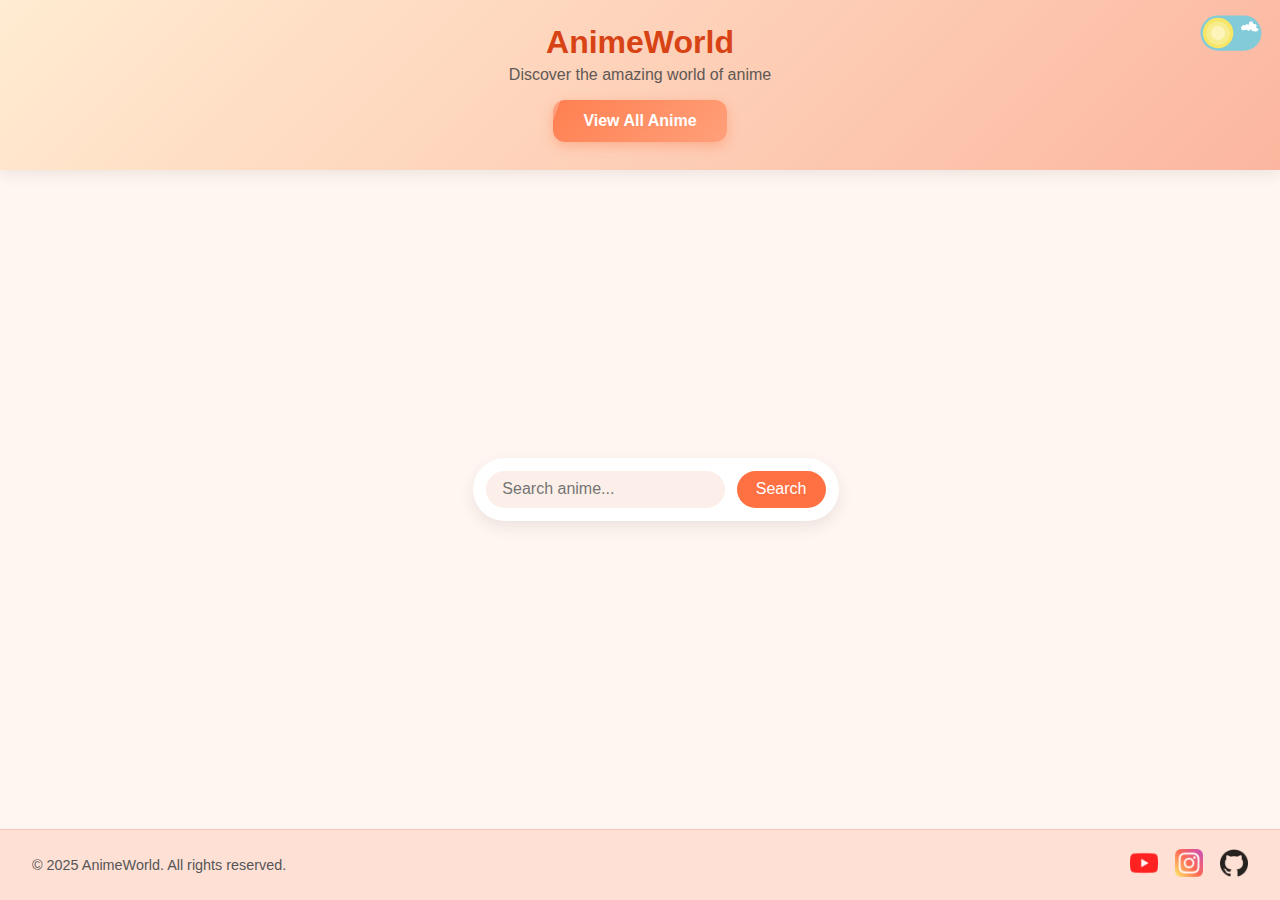
<file: index.html>
<!DOCTYPE html>
<html lang="en">
    <head>
    <meta charset="UTF-8">
    <meta name="viewport" content="width=device-width, initial-scale=1.0">

    <title>AnimeWorld – Explore the Best Anime</title>

    <meta name="description" content="Discover the best anime! Trailers, reviews, and recommendations. Find your next favorite anime to watch.">
    <meta name="keywords" content="anime, best anime, top anime, anime recommendations, anime trailers, anime reviews, manga, new anime">
    <meta name="author" content="kiwwij">

    <link id="dynamic-favicon" rel="icon" href="img/favicons/icon3.png" type="image/png">

    <link rel="stylesheet" href="css/style.css">
    <link rel="stylesheet" href="css/adaptation.css">
    <meta property="og:type" content="website">
    <meta property="og:title" content="AnimeWorld – Your Gateway to Anime">
    <meta property="og:description" content="Find new anime to watch! Recommendations, reviews, and trailers of the best series.">

    <!-- Картинка --> <meta property="og:image" content="https://kiwwij.github.io/anime-world/img/favicons/anime-preview.png">
    <!-- Ссылка --> <meta property="og:url" content="https://kiwwij.github.io/anime-world/index.html">

    <meta name="twitter:card" content="summary_large_image">
    <meta name="twitter:title" content="AnimeWorld – Explore the Best Anime">
    <meta name="twitter:description" content="Trailers, reviews, and top lists of the best anime.">
    <!-- Картинка --> <meta name="twitter:image" content="https://kiwwij.github.io/anime-world/img/favicons/anime-preview.png">

    <script src="js/main.js" defer></script>
    <script src="js/anime.js" defer></script>
    </head>

    <body>
        <header class="main-header">
            <div class="container">
                <div class="header-content">
                    <h1 class="site-title">AnimeWorld</h1>
                    <p class="site-subtitle">Discover the amazing world of anime</p>
                    <a href="all-anime.html" class="all-anime-btn">View All Anime</a>
                </div>
            </div>

            <!-- Смена цвета темы с Uiverse.io от rishichawda -->
            <label id="theme-toggle-button">
                <input type="checkbox" id="toggle">
                <svg viewBox="0 0 69.667 44" xmlns:xlink="http://www.w3.org/1999/xlink" xmlns="http://www.w3.org/2000/svg">
                    <g transform="translate(3.5 3.5)" data-name="Component 15 – 1" id="Component_15_1">
                    
                    <g filter="url(#container)" transform="matrix(1, 0, 0, 1, -3.5, -3.5)">
                        <rect fill="#83cbd8" transform="translate(3.5 3.5)" rx="17.5" height="35" width="60.667" data-name="container" id="container"></rect>
                    </g>
                    
                    <g transform="translate(2.333 2.333)" id="button">
                        
                        <g data-name="sun" id="sun">
                        <g filter="url(#sun-outer)" transform="matrix(1, 0, 0, 1, -5.83, -5.83)">
                            <circle fill="#f8e664" transform="translate(5.83 5.83)" r="15.167" cy="15.167" cx="15.167" data-name="sun-outer" id="sun-outer-2"></circle>
                        </g>
                        <g filter="url(#sun)" transform="matrix(1, 0, 0, 1, -5.83, -5.83)">
                            <path fill="rgba(246,254,247,0.29)" transform="translate(9.33 9.33)" d="M11.667,0A11.667,11.667,0,1,1,0,11.667,11.667,11.667,0,0,1,11.667,0Z" data-name="sun" id="sun-3"></path>
                        </g>
                        <circle fill="#fcf4b9" transform="translate(8.167 8.167)" r="7" cy="7" cx="7" id="sun-inner"></circle>
                        </g>
                        
                        
                        <g data-name="moon" id="moon">
                        <g filter="url(#moon)" transform="matrix(1, 0, 0, 1, -31.5, -5.83)">
                            <circle fill="#cce6ee" transform="translate(31.5 5.83)" r="15.167" cy="15.167" cx="15.167" data-name="moon" id="moon-3"></circle>
                        </g>
                        <g fill="#a6cad0" transform="translate(-24.415 -1.009)" id="patches">
                            <circle transform="translate(43.009 4.496)" r="2" cy="2" cx="2"></circle>
                            <circle transform="translate(39.366 17.952)" r="2" cy="2" cx="2" data-name="patch"></circle>
                            <circle transform="translate(33.016 8.044)" r="1" cy="1" cx="1" data-name="patch"></circle>
                            <circle transform="translate(51.081 18.888)" r="1" cy="1" cx="1" data-name="patch"></circle>
                            <circle transform="translate(33.016 22.503)" r="1" cy="1" cx="1" data-name="patch"></circle>
                            <circle transform="translate(50.081 10.53)" r="1.5" cy="1.5" cx="1.5" data-name="patch"></circle>
                        </g>
                        </g>
                    </g>
                    
                    <g filter="url(#cloud)" transform="matrix(1, 0, 0, 1, -3.5, -3.5)">
                        <path fill="#fff" transform="translate(-3466.47 -160.94)" d="M3512.81,173.815a4.463,4.463,0,0,1,2.243.62.95.95,0,0,1,.72-1.281,4.852,4.852,0,0,1,2.623.519c.034.02-.5-1.968.281-2.716a2.117,2.117,0,0,1,2.829-.274,1.821,1.821,0,0,1,.854,1.858c.063.037,2.594-.049,3.285,1.273s-.865,2.544-.807,2.626a12.192,12.192,0,0,1,2.278.892c.553.448,1.106,1.992-1.62,2.927a7.742,7.742,0,0,1-3.762-.3c-1.28-.49-1.181-2.65-1.137-2.624s-1.417,2.2-2.623,2.2a4.172,4.172,0,0,1-2.394-1.206,3.825,3.825,0,0,1-2.771.774c-3.429-.46-2.333-3.267-2.2-3.55A3.721,3.721,0,0,1,3512.81,173.815Z" data-name="cloud" id="cloud"></path>
                    </g>
                    
                    <g fill="#def8ff" transform="translate(3.585 1.325)" id="stars">
                        <path transform="matrix(-1, 0.017, -0.017, -1, 24.231, 3.055)" d="M.774,0,.566.559,0,.539.458.933.25,1.492l.485-.361.458.394L1.024.953,1.509.592.943.572Z"></path>
                        <path transform="matrix(-0.777, 0.629, -0.629, -0.777, 23.185, 12.358)" d="M1.341.529.836.472.736,0,.505.46,0,.4.4.729l-.231.46L.605.932l.4.326L.9.786Z" data-name="star"></path>
                        <path transform="matrix(0.438, 0.899, -0.899, 0.438, 23.177, 29.735)" d="M.015,1.065.475.9l.285.365L.766.772l.46-.164L.745.494.751,0,.481.407,0,.293.285.658Z" data-name="star"></path>
                        <path transform="translate(12.677 0.388) rotate(104)" d="M1.161,1.6,1.059,1,1.574.722.962.607.86,0,.613.572,0,.457.446.881.2,1.454l.516-.274Z" data-name="star"></path>
                        <path transform="matrix(-0.07, 0.998, -0.998, -0.07, 11.066, 15.457)" d="M.873,1.648l.114-.62L1.579.945,1.03.62,1.144,0,.706.464.157.139.438.7,0,1.167l.592-.083Z" data-name="star"></path>
                        <path transform="translate(8.326 28.061) rotate(11)" d="M.593,0,.638.724,0,.982l.7.211.045.724.36-.64.7.211L1.342.935,1.7.294,1.063.552Z" data-name="star"></path>
                        <path transform="translate(5.012 5.962) rotate(172)" d="M.816,0,.5.455,0,.311.323.767l-.312.455.516-.215.323.456L.827.911,1.343.7.839.552Z" data-name="star"></path>
                        <path transform="translate(2.218 14.616) rotate(169)" d="M1.261,0,.774.571.114.3.487.967,0,1.538.728,1.32l.372.662.047-.749.728-.218L1.215.749Z" data-name="star"></path>
                    </g>
                    </g>
                </svg>
            </label>
        </header>

        <main class="main-content">
            <section class="hero-section">
                <div class="container">
                    <div class="search-container">
                        <input type="text" id="anime-search" placeholder="Search anime..." class="search-input">
                        <button class="search-btn">Search</button>
                    </div>
                    <div id="search-results" class="search-results"></div>
                </div>
            </section>
        </main>

        <footer>
            <div class="footer-container">

                <div class="footer-left">
                    <p>© 2025 AnimeWorld. All rights reserved.</p>
                </div>

                <div class="footer-right">
                    <a target="_blank" href="https://www.youtube.com/@serhiosergey"><img src="img/social/youtube.png" alt="YouTube"></a>
                    <a target="_blank" href="https://www.instagram.com/k1wwij/"><img src="img/social/instagram.png" alt="Instagram"></a>
                    <a target="_blank" href="https://github.com/kiwwij/anime-world"><img src="img/social/github.png" alt="GitHub"></a>
                </div>
            </div>
        </footer>
    </body>
</html>
</file>
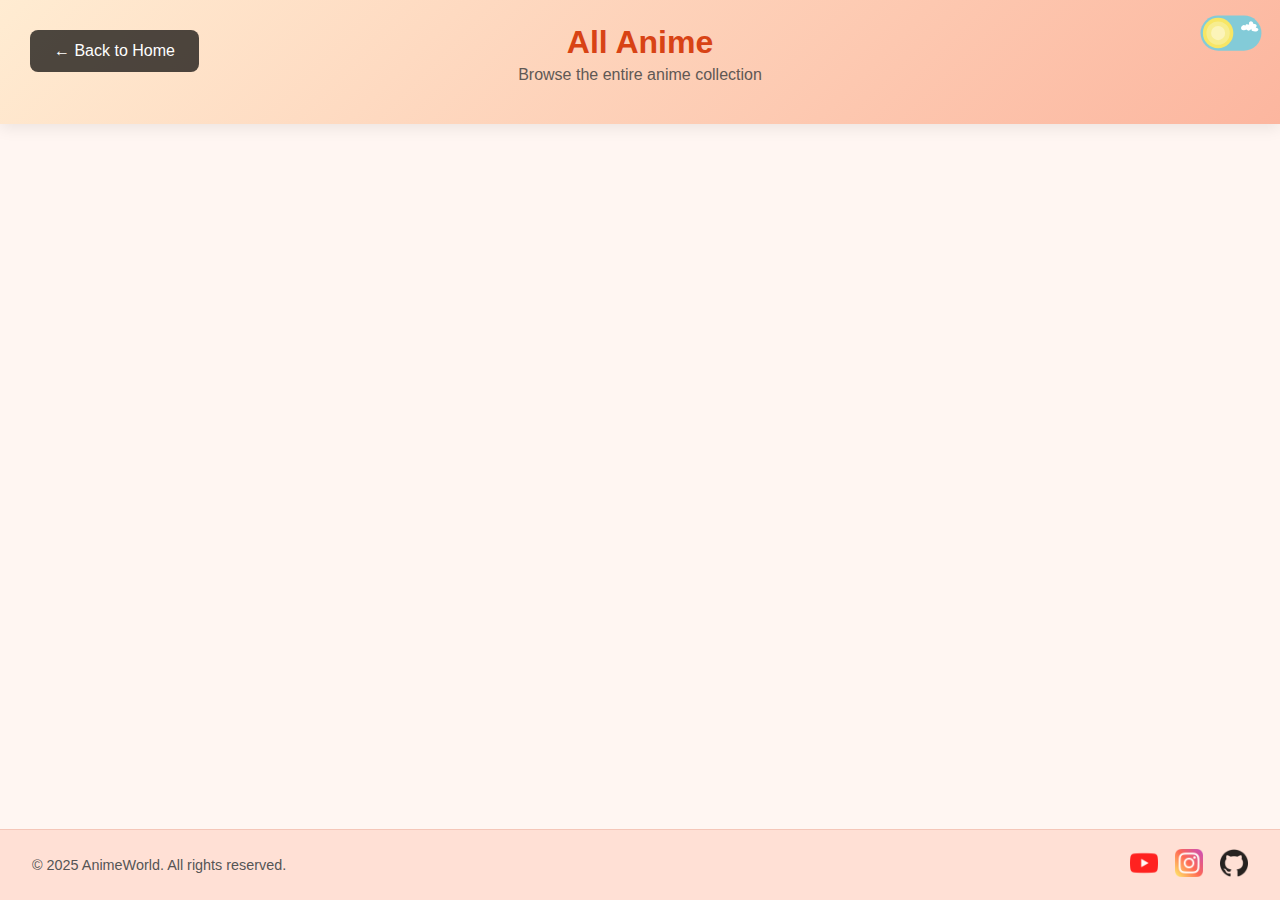
<file: all-anime.html>
<!DOCTYPE html>
<html lang="en">
<head>
    <meta charset="UTF-8">
    <meta name="viewport" content="width=device-width, initial-scale=1.0">
    <title>All Anime – AnimeWorld</title>
    <link rel="stylesheet" href="css/all-anime.css">
    <link rel="stylesheet" href="css/all-anime_adaptation.css">
    <link id="dynamic-favicon" rel="icon" href="img/favicons/icon1.png" type="image/png">
</head>
<body>
    <header class="main-header">
        <div class="container">
            <h1 class="site-title">All Anime</h1>
            <p class="site-subtitle">Browse the entire anime collection</p>
        </div>

            <!-- Смена цвета темы с Uiverse.io от rishichawda -->
            <label id="theme-toggle-button">
                <input type="checkbox" id="toggle">
                <svg viewBox="0 0 69.667 44" xmlns:xlink="http://www.w3.org/1999/xlink" xmlns="http://www.w3.org/2000/svg">
                    <g transform="translate(3.5 3.5)" data-name="Component 15 – 1" id="Component_15_1">
                    
                    <g filter="url(#container)" transform="matrix(1, 0, 0, 1, -3.5, -3.5)">
                        <rect fill="#83cbd8" transform="translate(3.5 3.5)" rx="17.5" height="35" width="60.667" data-name="container" id="container"></rect>
                    </g>
                    
                    <g transform="translate(2.333 2.333)" id="button">
                        
                        <g data-name="sun" id="sun">
                        <g filter="url(#sun-outer)" transform="matrix(1, 0, 0, 1, -5.83, -5.83)">
                            <circle fill="#f8e664" transform="translate(5.83 5.83)" r="15.167" cy="15.167" cx="15.167" data-name="sun-outer" id="sun-outer-2"></circle>
                        </g>
                        <g filter="url(#sun)" transform="matrix(1, 0, 0, 1, -5.83, -5.83)">
                            <path fill="rgba(246,254,247,0.29)" transform="translate(9.33 9.33)" d="M11.667,0A11.667,11.667,0,1,1,0,11.667,11.667,11.667,0,0,1,11.667,0Z" data-name="sun" id="sun-3"></path>
                        </g>
                        <circle fill="#fcf4b9" transform="translate(8.167 8.167)" r="7" cy="7" cx="7" id="sun-inner"></circle>
                        </g>
                        
                        
                        <g data-name="moon" id="moon">
                        <g filter="url(#moon)" transform="matrix(1, 0, 0, 1, -31.5, -5.83)">
                            <circle fill="#cce6ee" transform="translate(31.5 5.83)" r="15.167" cy="15.167" cx="15.167" data-name="moon" id="moon-3"></circle>
                        </g>
                        <g fill="#a6cad0" transform="translate(-24.415 -1.009)" id="patches">
                            <circle transform="translate(43.009 4.496)" r="2" cy="2" cx="2"></circle>
                            <circle transform="translate(39.366 17.952)" r="2" cy="2" cx="2" data-name="patch"></circle>
                            <circle transform="translate(33.016 8.044)" r="1" cy="1" cx="1" data-name="patch"></circle>
                            <circle transform="translate(51.081 18.888)" r="1" cy="1" cx="1" data-name="patch"></circle>
                            <circle transform="translate(33.016 22.503)" r="1" cy="1" cx="1" data-name="patch"></circle>
                            <circle transform="translate(50.081 10.53)" r="1.5" cy="1.5" cx="1.5" data-name="patch"></circle>
                        </g>
                        </g>
                    </g>
                    
                    <g filter="url(#cloud)" transform="matrix(1, 0, 0, 1, -3.5, -3.5)">
                        <path fill="#fff" transform="translate(-3466.47 -160.94)" d="M3512.81,173.815a4.463,4.463,0,0,1,2.243.62.95.95,0,0,1,.72-1.281,4.852,4.852,0,0,1,2.623.519c.034.02-.5-1.968.281-2.716a2.117,2.117,0,0,1,2.829-.274,1.821,1.821,0,0,1,.854,1.858c.063.037,2.594-.049,3.285,1.273s-.865,2.544-.807,2.626a12.192,12.192,0,0,1,2.278.892c.553.448,1.106,1.992-1.62,2.927a7.742,7.742,0,0,1-3.762-.3c-1.28-.49-1.181-2.65-1.137-2.624s-1.417,2.2-2.623,2.2a4.172,4.172,0,0,1-2.394-1.206,3.825,3.825,0,0,1-2.771.774c-3.429-.46-2.333-3.267-2.2-3.55A3.721,3.721,0,0,1,3512.81,173.815Z" data-name="cloud" id="cloud"></path>
                    </g>
                    
                    <g fill="#def8ff" transform="translate(3.585 1.325)" id="stars">
                        <path transform="matrix(-1, 0.017, -0.017, -1, 24.231, 3.055)" d="M.774,0,.566.559,0,.539.458.933.25,1.492l.485-.361.458.394L1.024.953,1.509.592.943.572Z"></path>
                        <path transform="matrix(-0.777, 0.629, -0.629, -0.777, 23.185, 12.358)" d="M1.341.529.836.472.736,0,.505.46,0,.4.4.729l-.231.46L.605.932l.4.326L.9.786Z" data-name="star"></path>
                        <path transform="matrix(0.438, 0.899, -0.899, 0.438, 23.177, 29.735)" d="M.015,1.065.475.9l.285.365L.766.772l.46-.164L.745.494.751,0,.481.407,0,.293.285.658Z" data-name="star"></path>
                        <path transform="translate(12.677 0.388) rotate(104)" d="M1.161,1.6,1.059,1,1.574.722.962.607.86,0,.613.572,0,.457.446.881.2,1.454l.516-.274Z" data-name="star"></path>
                        <path transform="matrix(-0.07, 0.998, -0.998, -0.07, 11.066, 15.457)" d="M.873,1.648l.114-.62L1.579.945,1.03.62,1.144,0,.706.464.157.139.438.7,0,1.167l.592-.083Z" data-name="star"></path>
                        <path transform="translate(8.326 28.061) rotate(11)" d="M.593,0,.638.724,0,.982l.7.211.045.724.36-.64.7.211L1.342.935,1.7.294,1.063.552Z" data-name="star"></path>
                        <path transform="translate(5.012 5.962) rotate(172)" d="M.816,0,.5.455,0,.311.323.767l-.312.455.516-.215.323.456L.827.911,1.343.7.839.552Z" data-name="star"></path>
                        <path transform="translate(2.218 14.616) rotate(169)" d="M1.261,0,.774.571.114.3.487.967,0,1.538.728,1.32l.372.662.047-.749.728-.218L1.215.749Z" data-name="star"></path>
                    </g>
                    </g>
                </svg>
            </label>
    </header>

    <main class="main-content">
        <section class="all-anime-section">
            <div class="container anime-grid" id="anime-grid">
            </div>
        </section>

        <a href="index.html" class="back-btn">← Back to Home</a>
    </main>

    <footer>
        <div class="footer-container">
            <div class="footer-left">
                <p>© 2025 AnimeWorld. All rights reserved.</p>
            </div>
            <div class="footer-right">
                <a target="_blank" href="https://www.youtube.com/@serhiosergey"><img src="img/social/youtube.png" alt="YouTube"></a>
                <a target="_blank" href="https://www.instagram.com/k1wwij/"><img src="img/social/instagram.png" alt="Instagram"></a>
                <a target="_blank" href="https://github.com/kiwwij/anime-world"><img src="img/social/github.png" alt="GitHub"></a>
            </div>
        </div>
    </footer>

    <script src="js/main.js"></script>
</body>
</html>
</file>
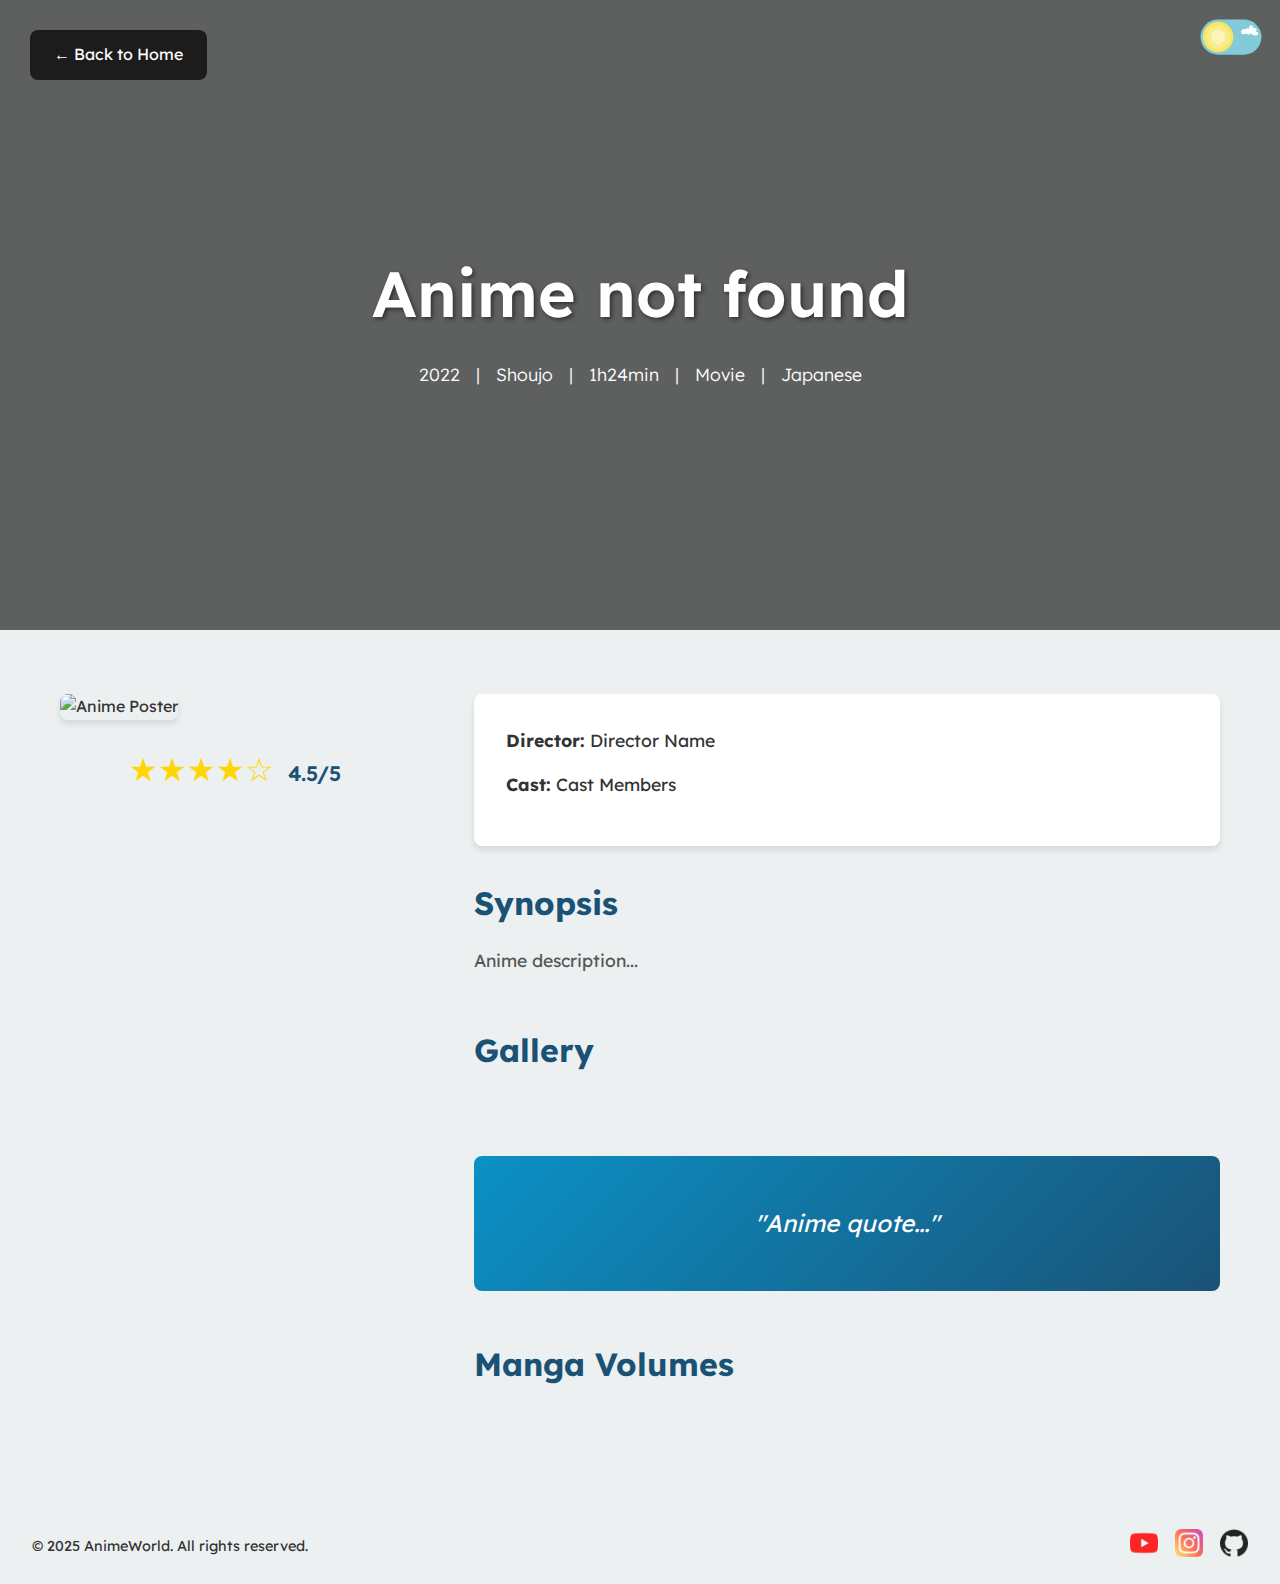
<file: anime.html>
<!DOCTYPE html>
<html lang="en">
    <head>
    <meta charset="UTF-8">
    <meta name="viewport" content="width=device-width, initial-scale=1.0">

    <title>Anime Title - AnimeWorld</title>

    <meta name="description" content="Detailed information about the anime: plot, director, cast, gallery, quotes, and manga volumes. Discover everything about your favorite anime on AnimeWorld.">
    <meta name="keywords" content="anime, anime description, anime plot, manga, anime quotes, anime gallery, anime rating, watch anime, AnimeWorld">
    <meta name="author" content="kiwwij">

    <link id="dynamic-favicon" rel="icon" href="img/favicons/icon3.png" type="image/png">

    <link rel="stylesheet" href="css/anime_style.css">
    <link rel="stylesheet" href="css/anime_adaptation.css">
    <meta property="og:type" content="website">
    <meta property="og:title" content="AnimeWorld – Your Gateway to Anime">
    <meta property="og:description" content="Find new anime to watch! Recommendations, reviews, and trailers of the best series.">

    <!-- Картинка --> <meta property="og:image" content="https://your-site.com/images/anime-preview.jpg">
    <!-- Ссылка --> <meta property="og:url" content="https://animeworld.com">

    <meta name="twitter:card" content="summary_large_image">
    <meta name="twitter:title" content="AnimeWorld – Explore the Best Anime">
    <meta name="twitter:description" content="Trailers, reviews, and top lists of the best anime.">
    <!-- Картинка --> <meta name="twitter:image" content="https://your-site.com/images/anime-preview.jpg">

    <script src="js/main.js" defer></script>
    <script src="js/anime.js" defer></script>
    <link href="https://fonts.googleapis.com/css2?family=Lexend:wght@300;400;500;600&family=Spectral:wght@300;400;500&display=swap" rel="stylesheet">
    </head>
    
    <body>
    <header class="anime-header" id="anime-header">
        <div class="header-overlay"></div>
        
        <div class="anime-basic-info">
            <h1 class="anime-title" id="anime-title">Anime Title</h1>
            <div class="anime-meta">
                <span id="anime-year">2022</span>
                <span>|</span>
                <span id="anime-genres">Shoujo</span>
                <span>|</span>
                <span id="anime-duration">1h24min</span>
                <span>|</span>
                <span id="anime-type">Movie</span>
                <span>|</span>
                <span id="anime-language">Japanese</span>
            </div>
        </div>
        
        <a href="index.html" class="back-btn">← Back to Home</a>

        <!-- Смена цвета темы с Uiverse.io от rishichawda -->
            <label id="theme-toggle-button">
                <input type="checkbox" id="toggle">
                <svg viewBox="0 0 69.667 44" xmlns:xlink="http://www.w3.org/1999/xlink" xmlns="http://www.w3.org/2000/svg">
                    <g transform="translate(3.5 3.5)" data-name="Component 15 – 1" id="Component_15_1">
                    
                    <g filter="url(#container)" transform="matrix(1, 0, 0, 1, -3.5, -3.5)">
                        <rect fill="#83cbd8" transform="translate(3.5 3.5)" rx="17.5" height="35" width="60.667" data-name="container" id="container"></rect>
                    </g>
                    
                    <g transform="translate(2.333 2.333)" id="button">
                        
                        <g data-name="sun" id="sun">
                        <g filter="url(#sun-outer)" transform="matrix(1, 0, 0, 1, -5.83, -5.83)">
                            <circle fill="#f8e664" transform="translate(5.83 5.83)" r="15.167" cy="15.167" cx="15.167" data-name="sun-outer" id="sun-outer-2"></circle>
                        </g>
                        <g filter="url(#sun)" transform="matrix(1, 0, 0, 1, -5.83, -5.83)">
                            <path fill="rgba(246,254,247,0.29)" transform="translate(9.33 9.33)" d="M11.667,0A11.667,11.667,0,1,1,0,11.667,11.667,11.667,0,0,1,11.667,0Z" data-name="sun" id="sun-3"></path>
                        </g>
                        <circle fill="#fcf4b9" transform="translate(8.167 8.167)" r="7" cy="7" cx="7" id="sun-inner"></circle>
                        </g>
                        
                        
                        <g data-name="moon" id="moon">
                        <g filter="url(#moon)" transform="matrix(1, 0, 0, 1, -31.5, -5.83)">
                            <circle fill="#cce6ee" transform="translate(31.5 5.83)" r="15.167" cy="15.167" cx="15.167" data-name="moon" id="moon-3"></circle>
                        </g>
                        <g fill="#a6cad0" transform="translate(-24.415 -1.009)" id="patches">
                            <circle transform="translate(43.009 4.496)" r="2" cy="2" cx="2"></circle>
                            <circle transform="translate(39.366 17.952)" r="2" cy="2" cx="2" data-name="patch"></circle>
                            <circle transform="translate(33.016 8.044)" r="1" cy="1" cx="1" data-name="patch"></circle>
                            <circle transform="translate(51.081 18.888)" r="1" cy="1" cx="1" data-name="patch"></circle>
                            <circle transform="translate(33.016 22.503)" r="1" cy="1" cx="1" data-name="patch"></circle>
                            <circle transform="translate(50.081 10.53)" r="1.5" cy="1.5" cx="1.5" data-name="patch"></circle>
                        </g>
                        </g>
                    </g>
                    
                    <g filter="url(#cloud)" transform="matrix(1, 0, 0, 1, -3.5, -3.5)">
                        <path fill="#fff" transform="translate(-3466.47 -160.94)" d="M3512.81,173.815a4.463,4.463,0,0,1,2.243.62.95.95,0,0,1,.72-1.281,4.852,4.852,0,0,1,2.623.519c.034.02-.5-1.968.281-2.716a2.117,2.117,0,0,1,2.829-.274,1.821,1.821,0,0,1,.854,1.858c.063.037,2.594-.049,3.285,1.273s-.865,2.544-.807,2.626a12.192,12.192,0,0,1,2.278.892c.553.448,1.106,1.992-1.62,2.927a7.742,7.742,0,0,1-3.762-.3c-1.28-.49-1.181-2.65-1.137-2.624s-1.417,2.2-2.623,2.2a4.172,4.172,0,0,1-2.394-1.206,3.825,3.825,0,0,1-2.771.774c-3.429-.46-2.333-3.267-2.2-3.55A3.721,3.721,0,0,1,3512.81,173.815Z" data-name="cloud" id="cloud"></path>
                    </g>
                    
                    <g fill="#def8ff" transform="translate(3.585 1.325)" id="stars">
                        <path transform="matrix(-1, 0.017, -0.017, -1, 24.231, 3.055)" d="M.774,0,.566.559,0,.539.458.933.25,1.492l.485-.361.458.394L1.024.953,1.509.592.943.572Z"></path>
                        <path transform="matrix(-0.777, 0.629, -0.629, -0.777, 23.185, 12.358)" d="M1.341.529.836.472.736,0,.505.46,0,.4.4.729l-.231.46L.605.932l.4.326L.9.786Z" data-name="star"></path>
                        <path transform="matrix(0.438, 0.899, -0.899, 0.438, 23.177, 29.735)" d="M.015,1.065.475.9l.285.365L.766.772l.46-.164L.745.494.751,0,.481.407,0,.293.285.658Z" data-name="star"></path>
                        <path transform="translate(12.677 0.388) rotate(104)" d="M1.161,1.6,1.059,1,1.574.722.962.607.86,0,.613.572,0,.457.446.881.2,1.454l.516-.274Z" data-name="star"></path>
                        <path transform="matrix(-0.07, 0.998, -0.998, -0.07, 11.066, 15.457)" d="M.873,1.648l.114-.62L1.579.945,1.03.62,1.144,0,.706.464.157.139.438.7,0,1.167l.592-.083Z" data-name="star"></path>
                        <path transform="translate(8.326 28.061) rotate(11)" d="M.593,0,.638.724,0,.982l.7.211.045.724.36-.64.7.211L1.342.935,1.7.294,1.063.552Z" data-name="star"></path>
                        <path transform="translate(5.012 5.962) rotate(172)" d="M.816,0,.5.455,0,.311.323.767l-.312.455.516-.215.323.456L.827.911,1.343.7.839.552Z" data-name="star"></path>
                        <path transform="translate(2.218 14.616) rotate(169)" d="M1.261,0,.774.571.114.3.487.967,0,1.538.728,1.32l.372.662.047-.749.728-.218L1.215.749Z" data-name="star"></path>
                    </g>
                    </g>
                </svg>
            </label>
    </header>

    <main class="anime-main">
        <div class="container">
            <div class="anime-content">
                <div class="poster-section">
                    <img class="anime-poster" id="anime-poster" alt="Anime Poster">
                    <div class="rating">
                        <span class="rating-stars" id="rating-stars">★★★★☆</span>
                        <span class="rating-value" id="rating-value">4.5/5</span>
                    </div>
                </div>

                <div class="details-section">
                    <div class="director-cast">
                        <p><strong>Director:</strong> <span id="anime-director">Director Name</span></p>
                        <p><strong>Cast:</strong> <span id="anime-cast">Cast Members</span></p>
                    </div>

                    <div class="description">
                        <h3>Synopsis</h3>
                        <p id="anime-description">Anime description...</p>
                    </div>

                    <div class="gallery">
                        <h3>Gallery</h3>
                        <div class="scenes-grid" id="scenes-grid">
                            <!-- Will be populated by JavaScript -->
                        </div>
                    </div>

                    <div class="quote-section">
                        <blockquote class="anime-quote" id="anime-quote">
                            "Anime quote..."
                        </blockquote>
                    </div>

                    <div class="manga-section">
                        <h3>Manga Volumes</h3>
                        <div class="manga-covers" id="manga-covers">
                            <!-- Will be populated by JavaScript -->
                        </div>
                    </div>
                </div>
            </div>
        </div>
    </main>

    <div id="lightbox" class="lightbox">
        <span class="close">&times;</span>
        <img class="lightbox-content" id="lightbox-img">
        <div class="lightbox-nav prev">&#10094;</div>
        <div class="lightbox-nav next">&#10095;</div>
    </div>

    <footer>
            <div class="footer-container">

                <div class="footer-left">
                    <p>© 2025 AnimeWorld. All rights reserved.</p>
                </div>

                <div class="footer-right">
                    <a target="_blank" href="https://www.youtube.com/@serhiosergey"><img src="img/social/youtube.png" alt="YouTube"></a>
                    <a target="_blank" href="https://www.instagram.com/k1wwij/"><img src="img/social/instagram.png" alt="Instagram"></a>
                    <a target="_blank" href="https://github.com/kiwwij/anime-world"><img src="img/social/github.png" alt="GitHub"></a>
                </div>
            </div>
        </footer>
</body>
</html>
</file>
<file: css/style.css>
/* СВЕТЛАЯ ТЕМА ГЛАВНОЙ СТРАНИЦЫ ----------------------------------------------------------------------------------------------------------- */
html, body {
    height: 100%;
    margin: 0;
    font-family: "Segoe UI", Roboto, Arial, sans-serif;
    background-color: #fff6f2;
    color: #333;
    display: flex;
    flex-direction: column;
}

.container {
    width: 90%;
    max-width: 1100px;
    margin: 0 auto;
}

.main-header {
    background: linear-gradient(135deg, #ffecd2, #fcb69f);
    text-align: center;
    padding: 1.5rem 1rem;
    box-shadow: 0 4px 15px rgba(0,0,0,0.08);
}

.site-title {
    margin: 0;
    font-size: 2rem;
    color: #d84315;
    font-weight: bold;
}

.site-subtitle {
    margin-top: 0.3rem;
    font-size: 1rem;
    color: #444;
    opacity: 0.85;
}

.main-content {
    flex: 1;
    display: flex;
    justify-content: center;
    align-items: center;
}

.search-container {
    display: flex;
    justify-content: center;
    align-items: center;
    gap: 0.7rem;
    background: #ffffff;
    padding: 0.8rem 1rem;
    border-radius: 50px;
    box-shadow: 0 6px 16px rgba(0,0,0,0.08);
    max-width: 500px;
    width: 100%;
}

.search-input {
    flex: 1;
    border: none;
    outline: none;
    padding: 0.6rem 1rem;
    border-radius: 50px;
    font-size: 1rem;
    background: #fcefe9;
    color: #333;
}

.search-btn {
    background: #ff7043;
    color: #fff;
    border: none;
    padding: 0.6rem 1.2rem;
    border-radius: 50px;
    font-size: 1rem;
    cursor: pointer;
    transition: background 0.3s ease, transform 0.2s ease;
}

.search-btn:hover {
    background: #f4511e;
    transform: scale(1.05);
}

footer {
    background: #ffe0d5;
    padding: 1.2rem 2rem;
    border-top: 1px solid #f5c6b8;
}

.footer-container {
    display: flex;
    justify-content: space-between;
    align-items: center;
    flex-wrap: wrap;
    gap: 1rem;
}

.footer-left p {
    margin: 0;
    color: #555;
    font-size: 0.9rem;
}

.footer-right a img {
    width: 28px;
    height: 28px;
    margin-left: 0.8rem;
    opacity: 0.85;
    transition: transform 0.2s ease, opacity 0.2s ease;
}

.footer-right a img:hover {
    transform: scale(1.15);
    opacity: 1;
}

/* СМЕНА ТЕМЫ с Uiverse.io от rishichawda -------------------------------------------------------------------------------------------------- */
#theme-toggle-button {
  font-size: 10px;
  position: relative;
  display: inline-block;
  width: 7em;
  position: fixed;
  top: 0;
  right: 13px;
  cursor: pointer;
}

#toggle {
  opacity: 0;
  width: 0;
  height: 0;
}

#container,
#patches,
#stars,
#button,
#sun,
#moon,
#cloud {
  transition-property: all;
  transition-timing-function: cubic-bezier(0.4, 0, 0.2, 1);
  transition-duration: 0.25s;
}

#toggle:checked + svg #container {
  fill: #2b4360;
}

#toggle:checked + svg #button {
  transform: translate(28px, 2.333px);
}

#sun {
  opacity: 1;
}

#toggle:checked + svg #sun {
  opacity: 0;
}

#moon {
  opacity: 0;
}

#toggle:checked + svg #moon {
  opacity: 1;
}

#cloud {
  opacity: 1;
}

#toggle:checked + svg #cloud {
  opacity: 0;
}

#stars {
  opacity: 0;
}

#toggle:checked + svg #stars {
  opacity: 1;
}

/* ТЁМНАЯ ТЕМА ГЛАВНОЙ СТРАНИЦЫ ------------------------------------------------------------------------------------------------------------ */
body.dark-theme {
    background-color: #0d1b2a;
    color: #e0e6f0;
}

body.dark-theme .main-header {
    background: linear-gradient(135deg, #1b263b, #0d1b2a);
    color: #e0e6f0;
}

body.dark-theme .site-title {
    color: #64a0c8;
}

body.dark-theme .site-subtitle {
    color: #b0c7e0;
    opacity: 0.85;
}

body.dark-theme .search-container {
    background: #1b263b;
}

body.dark-theme .search-input {
    background: #16213e;
    color: #e0e6f0;
}

body.dark-theme .search-btn {
    background: #336699;
    color: #fff;
}

body.dark-theme .search-btn:hover {
    background: #1f4e8c;
}

body.dark-theme footer {
    background: #1b263b;
    border-top: 1px solid #2e3a59;
}

body.dark-theme .footer-left p {
    color: #b0c7e0;
}

/* РЕЗУЛЬТАТЫ ПОИСКА ----------------------------------------------------------------------------------------------------------------------- */
.search-results {
    margin-top: 20px;
    display: flex;
    flex-direction: column;
    gap: 15px;
    margin-left: 5%;
}

.search-item {
    display: flex;
    align-items: center;
    gap: 15px;
    padding: 15px;
    border-radius: 12px;
    background-color: #ffe4e4;
    color: #222;
    box-shadow: 0 2px 6px rgba(0, 0, 0, 0.08);
    transition: background-color 0.3s ease, color 0.3s ease;
}

.search-item:hover {
    background-color: #fed4d4;
}

.search-poster {
    width: 80px;
    height: 120px;
    object-fit: cover;
    border-radius: 8px;
    flex-shrink: 0;
}

.search-info h3 {
    font-size: 18px;
    margin: 0;
}

.search-info p {
    font-size: 14px;
    color: #555;
    margin: 5px 0 10px;
}

.view-btn {
    padding: 8px 14px;
    border: none;
    background-color: #3498db;
    color: #fff;
    font-size: 14px;
    border-radius: 8px;
    cursor: pointer;
    transition: background-color 0.3s ease;
}

.view-btn:hover {
    background-color: #2c80b4;
}

/* ТЁМНАЯ ТЕМА РЕЗУЛЬТАТОВ ПОИСКА ---------------------------------------------------------------------------------------------------------- */
body.dark-theme .search-item {
    background-color: #0f1b2d;
    color: #dce7ff;
}

body.dark-theme .search-item:hover {
    background-color: #16253b;
}

body.dark-theme .search-info p {
    color: #a9b9d6;
}

body.dark-theme .view-btn {
    background-color: #3c73d4;
}

body.dark-theme .view-btn:hover {
    background-color: #305ba6;
}

.all-anime-btn-container {
    text-align: center;
    margin-top: 20px;
}

.all-anime-btn {
    display: inline-block;
    background: linear-gradient(135deg, #0b91c6, #42c1f5);
    color: white;
    padding: 12px 30px;
    border-radius: 12px;
    text-decoration: none;
    font-weight: 600;
    font-size: 1rem;
    box-shadow: 0 4px 12px rgba(11, 145, 198, 0.4);
    transition: all 0.3s ease;
    position: relative;
    overflow: hidden;
}

.all-anime-btn::after {
    content: "";
    position: absolute;
    top: 0;
    left: -100%;
    width: 100%;
    height: 100%;
    background: rgba(255,255,255,0.2);
    transform: skewX(-20deg);
    transition: all 0.5s ease;
}

.all-anime-btn:hover::after {
    left: 200%;
}

.all-anime-btn:hover {
    transform: translateY(-3px);
    box-shadow: 0 6px 18px rgba(11, 145, 198, 0.5);
    background: linear-gradient(135deg, #086a95, #1ca8d1);
}

/* -------------------- СВЕТЛАЯ ТЕМА КНОПКИ -------------------- */
body:not(.dark-theme) .all-anime-btn {
    background: linear-gradient(135deg, #ff7f50, #ffa07a);
    box-shadow: 0 4px 12px rgba(255, 127, 80, 0.4);
    color: #fff;
}

body:not(.dark-theme) .all-anime-btn::after {
    content: "";
    position: absolute;
    top: 0;
    left: -100%;
    width: 100%;
    height: 100%;
    background: rgba(255,255,255,0.25);
    transform: skewX(-20deg);
    transition: all 0.5s ease;
}

body:not(.dark-theme) .all-anime-btn:hover::after {
    left: 200%;
}

body:not(.dark-theme) .all-anime-btn:hover {
    transform: translateY(-3px);
    box-shadow: 0 6px 18px rgba(255, 127, 80, 0.5);
    background: linear-gradient(135deg, #ff6347, #ff8c69);
}
</file>
<file: css/adaptation.css>
/* Футер на маленьких экранах */
@media (max-width: 600px) {
    .footer-container {
        flex-direction: column;
        align-items: center;
        text-align: center;
        gap: 1rem;
    }

    .footer-right {
        justify-content: center;
        gap: 1rem;
    }

    .footer-left p {
        font-size: 0.85rem;
    }
}

/* Кнопка смены темы на телефонах */
@media (max-width: 600px) {
    #theme-toggle-button {
        top: 10px;
        right: 10px;
        transform: scale(0.9);
    }
}
</file>
<file: css/all-anime.css>
html {
    height: 100%;
    background-color: #fff6f2;
    font-family: "Segoe UI", Roboto, Arial, sans-serif;
}

body {
    min-height: 100vh;
    margin: 0;
    display: flex;
    flex-direction: column;
    background-color: #fff6f2;
    font-family: "Segoe UI", Roboto, Arial, sans-serif;
}

main {
    flex: 1;
}

.container {
    width: 90%;
    max-width: 1100px;
    margin: 0 auto;
}

.main-header {
    background: linear-gradient(135deg, #ffecd2, #fcb69f);
    text-align: center;
    padding: 1.5rem 1rem;
    box-shadow: 0 4px 15px rgba(0,0,0,0.08);
}

.site-title {
    margin: 0;
    font-size: 2rem;
    color: #d84315;
    font-weight: bold;
}

.site-subtitle {
    margin-top: 0.3rem;
    font-size: 1rem;
    color: #444;
    opacity: 0.85;
}

.anime-grid {
    display: grid;
    grid-template-columns: repeat(auto-fit, minmax(180px, 1fr));
    gap: 20px;
    padding: 20px 0;
}

.anime-card {
    background: #ffe4e4;
    border-radius: 12px;
    overflow: hidden;
    text-align: center;
    box-shadow: 0 4px 12px rgba(0,0,0,0.08);
    transition: transform 0.3s ease, box-shadow 0.3s ease, background 0.3s ease, color 0.3s ease;
}

.anime-card:hover {
    transform: translateY(-5px);
    box-shadow: 0 8px 20px rgba(0,0,0,0.15);
}

.anime-card img {
    width: 100%;
    height: 250px;
    object-fit: cover;
    cursor: pointer;
    transition: transform 0.3s ease;
}

.anime-card img:hover {
    transform: scale(1.05);
}

.anime-card h3 {
    margin: 10px 0 5px;
    font-size: 1.1rem;
    color: #d84315;
}

.anime-card p {
    margin: 0 0 10px;
    font-size: 0.9rem;
    color: #555;
}

footer {
    background: #ffe0d5;
    padding: 1.2rem 2rem;
    border-top: 1px solid #f5c6b8;
    text-align: center;
}

.footer-container {
    display: flex;
    justify-content: space-between;
    align-items: center;
    flex-wrap: wrap;
    gap: 1rem;
}

.footer-left p {
    margin: 0;
    color: #555;
    font-size: 0.9rem;
}

.footer-right a img {
    width: 28px;
    height: 28px;
    margin-left: 0.8rem;
    opacity: 0.85;
    transition: transform 0.2s ease, opacity 0.2s ease;
}

.footer-right a img:hover {
    transform: scale(1.15);
    opacity: 1;
}

body.dark-theme {
    background-color: #0f1a2b;
    color: #e0e6f0;
}

body.dark-theme .main-header {
    background: linear-gradient(135deg, #1b263b, #0d1b2a);
    color: #e0e6f0;
}

body.dark-theme .site-title {
    color: #64a0c8;
}

body.dark-theme .site-subtitle {
    color: #b0c7e0;
    opacity: 0.85;
}

body.dark-theme .anime-card {
    background-color: #142236;
    color: #dce7ff;
    box-shadow: 0 4px 12px rgba(0,0,0,0.4);
}

body.dark-theme .anime-card h3 {
    color: #81c3ff;
}

body.dark-theme .anime-card p {
    color: #a0b8d0;
}

body.dark-theme footer {
    background-color: #1b263b;
    border-top: 1px solid #2e3a59;
}

body.dark-theme .footer-left p {
    color: #b0c7e0;
}

/* СМЕНА ТЕМЫ с Uiverse.io */
#theme-toggle-button {
    font-size: 10px;
    position: fixed;
    top: 0;
    right: 13px;
    cursor: pointer;
    width: 7em;
}

#toggle {
    opacity: 0;
    width: 0;
    height: 0;
}

#container,
#patches,
#stars,
#button,
#sun,
#moon,
#cloud {
    transition: all 0.25s cubic-bezier(0.4, 0, 0.2, 1);
}

#toggle:checked + svg #container {
    fill: #2b4360;
}

#toggle:checked + svg #button {
    transform: translate(28px, 2.333px);
}

#sun { opacity: 1; }
#toggle:checked + svg #sun { opacity: 0; }

#moon { opacity: 0; }
#toggle:checked + svg #moon { opacity: 1; }

#cloud { opacity: 1; }
#toggle:checked + svg #cloud { opacity: 0; }

#stars { opacity: 0; }
#toggle:checked + svg #stars { opacity: 1; }

.back-btn {
    position: absolute;
    top: 30px;
    left: 30px;
    color: white;
    text-decoration: none;
    z-index: 10;
    background: rgba(0,0,0,0.7);
    padding: 12px 24px;
    border-radius: 8px;
    transition: background 0.3s, transform 0.2s;
    font-weight: 500;
}

.back-btn:hover {
    background: rgba(0,0,0,0.9);
    transform: translateY(-2px);
}

body.dark-theme .back-btn {
    background: rgba(20, 30, 60, 0.8);
    color: #e0e6f0;
}

body.dark-theme .back-btn:hover {
    background: rgba(20, 30, 60, 1);
}

@media (max-width: 600px) {
    .back-btn {
        top: 15px;
        left: 15px;
        padding: 8px 16px;
        font-size: 0.85rem;
    }
}
</file>
<file: css/all-anime_adaptation.css>
@media (max-width: 480px) {
    .site-title {
        font-size: 1.5rem;
    }
    .site-subtitle {
        font-size: 0.85rem;
    }
    .anime-card img {
        height: 180px;
    }
    .anime-card h3 {
        font-size: 1rem;
    }
    .anime-card p {
        font-size: 0.8rem;
    }
    .footer-right a img {
        width: 24px;
        height: 24px;
        margin-left: 0.5rem;
    }
}

@media (max-width: 768px) {
    .anime-grid {
        grid-template-columns: repeat(auto-fit, minmax(140px, 1fr));
    }
}

@media (max-width: 1024px) {
    .anime-grid {
        grid-template-columns: repeat(auto-fit, minmax(160px, 1fr));
    }
}
</file>
<file: css/anime_style.css>
:root {
    --primary-color: #0b91c6;
    --secondary-color: #1a5276;
    --accent-color: #e74c3c;
    --text-color: #333;
    --text-light: #fff;
    --bg-dark: #2c3e50;
    --bg-light: #ecf0f1;
    --shadow: 0 4px 6px rgba(0,0,0,0.1);
    --border-radius: 8px;
}

* {
    margin: 0;
    padding: 0;
    box-sizing: border-box;
}

body {
    font-family: 'Lexend', sans-serif;
    line-height: 1.6;
    color: var(--text-color);
    background-color: var(--bg-light);
}

.container {
    max-width: 1200px;
    margin: 0 auto;
    padding: 0 20px;
}

.anime-header {
    position: relative;
    height: 70vh;
    background-size: cover;
    background-position: center;
    display: flex;
    flex-direction: column;
    justify-content: center;
    align-items: center;
    color: white;
    text-align: center;
}

.header-overlay {
    position: absolute;
    top: 0;
    left: 0;
    right: 0;
    bottom: 0;
    background: rgba(0,0,0,0.6);
}

.anime-basic-info {
    z-index: 1;
    max-width: 800px;
    padding: 0 20px;
}

.anime-title {
    font-size: 4rem;
    margin-bottom: 1rem;
    font-weight: 600;
    text-shadow: 2px 2px 4px rgba(0,0,0,0.5);
}

.anime-meta {
    z-index: 1;
    display: flex;
    gap: 1rem;
    flex-wrap: wrap;
    justify-content: center;
    font-size: 1.1rem;
    font-weight: 300;
}

.back-btn {
    position: absolute;
    top: 30px;
    left: 30px;
    color: white;
    text-decoration: none;
    z-index: 1;
    background: rgba(0,0,0,0.7);
    padding: 12px 24px;
    border-radius: var(--border-radius);
    transition: background 0.3s;
}

.back-btn:hover {
    background: rgba(0,0,0,0.9);
}

.anime-content {
    display: grid;
    grid-template-columns: 350px 1fr;
    gap: 4rem;
    margin: 4rem 0;
}

.anime-poster {
    width: 100%;
    border-radius: var(--border-radius);
    box-shadow: var(--shadow);
}

.rating {
    text-align: center;
    margin-top: 1.5rem;
}

.rating-stars {
    color: gold;
    font-size: 2rem;
    margin-right: 10px;
}

.rating-value {
    font-size: 1.3rem;
    font-weight: 600;
    color: var(--secondary-color);
}

.director-cast {
    background: white;
    padding: 2rem;
    border-radius: var(--border-radius);
    margin-bottom: 2rem;
    box-shadow: var(--shadow);
}

.director-cast p {
    margin-bottom: 1rem;
    font-size: 1.1rem;
}

.description {
    margin-bottom: 3rem;
}

.description h3 {
    font-size: 2rem;
    margin-bottom: 1rem;
    color: var(--secondary-color);
}

.description p {
    font-size: 1.1rem;
    line-height: 1.8;
    color: #555;
}

.gallery h3, .manga-section h3 {
    font-size: 2rem;
    margin-bottom: 1.5rem;
    color: var(--secondary-color);
}

.scenes-grid {
    display: grid;
    grid-template-columns: repeat(auto-fit, minmax(200px, 1fr));
    gap: 1.5rem;
    margin: 2rem 0;
}

.scenes-grid img {
    width: 100%;
    height: 150px;
    object-fit: cover;
    border-radius: var(--border-radius);
    cursor: pointer;
    transition: transform 0.3s;
    box-shadow: var(--shadow);
}

.scenes-grid img:hover {
    transform: scale(1.05);
}

.quote-section {
    margin: 3rem 0;
}

.anime-quote {
    font-style: italic;
    font-size: 1.5rem;
    text-align: center;
    padding: 3rem;
    background: linear-gradient(135deg, var(--primary-color), var(--secondary-color));
    color: white;
    border-radius: var(--border-radius);
    line-height: 1.6;
}

.manga-covers {
    display: flex;
    gap: 1.5rem;
    overflow-x: auto;
    padding: 1rem 2rem 1rem 0.5rem; /* добавляем правый паддинг */
    scrollbar-width: thin;
}

.manga-covers img {
    height: 250px;
    border-radius: var(--border-radius);
    box-shadow: var(--shadow);
    transition: transform 0.3s;
}

.manga-covers img:hover {
    transform: scale(1.05);
}

.lightbox {
    display: none;
    position: fixed;
    z-index: 1000;
    left: 0;
    top: 0;
    width: 100%;
    height: 100%;
    background-color: rgba(0,0,0,0.9);
    justify-content: center;
    align-items: center;
}

.lightbox-content {
    max-width: 90%;
    max-height: 90%;
    border-radius: var(--border-radius);
}

.close {
    position: absolute;
    top: 20px;
    right: 30px;
    color: white;
    font-size: 40px;
    cursor: pointer;
    z-index: 1001;
}

.lightbox-nav {
    position: absolute;
    top: 50%;
    color: white;
    font-size: 50px;
    cursor: pointer;
    user-select: none;
    padding: 0 20px;
    transform: translateY(-50%);
    z-index: 1001;
}

.prev {
    left: 0;
}

.next {
    right: 0;
}

.main-footer, .anime-footer {
    background: var(--bg-dark);
    color: white;
    text-align: center;
    padding: 2rem 0;
    margin-top: 4rem;
}

footer {
    padding: 1.2rem 2rem;

}

.footer-container {
    display: flex;
    justify-content: space-between;
    align-items: center;
    flex-wrap: wrap;
    gap: 1rem;
}

.footer-left p {
    margin: 0;
    font-size: 0.9rem;
}

.footer-right a img {
    width: 28px;
    height: 28px;
    margin-left: 0.8rem;
    opacity: 0.85;
    transition: transform 0.2s ease, opacity 0.2s ease;
}

.footer-right a img:hover {
    transform: scale(1.15);
    opacity: 1;
}

/* СМЕНА ТЕМЫ с Uiverse.io от rishichawda -------------------------------------------------------------------------------------------------- */
#theme-toggle-button {
  font-size: 10px;
  position: relative;
  display: inline-block;
  width: 7em;
  position: fixed;
  top: 0;
  right: 13px;
  cursor: pointer;
}

#toggle {
  opacity: 0;
  width: 0;
  height: 0;
}

#container,
#patches,
#stars,
#button,
#sun,
#moon,
#cloud {
  transition-property: all;
  transition-timing-function: cubic-bezier(0.4, 0, 0.2, 1);
  transition-duration: 0.25s;
}

#toggle:checked + svg #container {
  fill: #2b4360;
}

#toggle:checked + svg #button {
  transform: translate(28px, 2.333px);
}

#sun {
  opacity: 1;
}

#toggle:checked + svg #sun {
  opacity: 0;
}

#moon {
  opacity: 0;
}

#toggle:checked + svg #moon {
  opacity: 1;
}

#cloud {
  opacity: 1;
}

#toggle:checked + svg #cloud {
  opacity: 0;
}

#stars {
  opacity: 0;
}

#toggle:checked + svg #stars {
  opacity: 1;
}

/* ТЁМНАЯ ТЕМА АНИМЕ СТРАНИЦЫ -------------------------------------------------------------------------------------------------------------- */
body.dark-theme {
    background-color: #0b1220;
    color: #e0e6f0;
}

body.dark-theme .anime-header {
    background: linear-gradient(135deg, #0d1b2a, #1b263b); 
}

body.dark-theme .header-overlay {
    background: rgba(0, 0, 0, 0.65);
}

body.dark-theme .anime-title {
    color: #9dc1ff;
    text-shadow: 2px 2px 6px rgba(0,0,0,0.6);
}

body.dark-theme .anime-meta span {
    color: #c2d4ff;
}

body.dark-theme .back-btn {
    background: rgba(20, 30, 60, 0.8);
    color: #e0e6f0;
}
body.dark-theme .back-btn:hover {
    background: rgba(20, 30, 60, 1);
}

body.dark-theme .anime-content {
    color: #e0e6f0;
}

body.dark-theme .anime-poster {
    box-shadow: 0 0 12px rgba(0, 128, 255, 0.4);
}

body.dark-theme .rating-stars {
    color: #ffd700;
}
body.dark-theme .rating-value {
    color: #70a5ff;
}

body.dark-theme .director-cast {
    background: #16213e;
    box-shadow: 0 0 8px rgba(0,0,0,0.6);
}
body.dark-theme .director-cast p {
    color: #d0dcf5;
}

body.dark-theme .description h3 {
    color: #70a5ff;
}
body.dark-theme .description p {
    color: #cdd7ef;
}

body.dark-theme .gallery h3,
body.dark-theme .manga-section h3 {
    color: #70a5ff;
}
body.dark-theme .scenes-grid img {
    box-shadow: 0 0 10px rgba(0, 128, 255, 0.4);
}
body.dark-theme .scenes-grid img:hover {
    transform: scale(1.05);
}

body.dark-theme .anime-quote {
    background: linear-gradient(135deg, #0d47a1, #1976d2);
    color: #ffffff;
}

body.dark-theme .manga-covers img {
    box-shadow: 0 0 10px rgba(0, 128, 255, 0.4);
}

body.dark-theme .lightbox {
    background-color: rgba(0, 0, 0, 0.95);
}
body.dark-theme .close,
body.dark-theme .lightbox-nav {
    color: #ffffff;
}

body.dark-theme .anime-footer {
    background: #0d1b2a;
    color: #c2d4ff;
}
</file>
<file: css/anime_adaptation.css>
@media (max-width: 1024px) {
    .anime-content {
        display: flex;
        flex-direction: column;
        gap: 2rem;
    }

    .poster-section,
    .details-section {
        width: 100%;
    }

    .anime-poster {
        width: 100%;
        max-width: 100%;
        height: auto;
        margin: 0 auto;
    }

    .director-cast,
    .description,
    .gallery,
    .manga-section,
    .quote-section {
        padding: 1.5rem;
    }
}

@media (max-width: 768px) {
    .scenes-grid {
        grid-template-columns: 1fr 1fr;
        gap: 1rem;
    }

    .scenes-grid img {
        width: 100%;
        height: auto;
    }

    .anime-title {
        font-size: 2.8rem;
    }

    .anime-meta {
        font-size: 1rem;
        gap: 0.5rem;
        flex-wrap: wrap;
        justify-content: center;
    }
}

@media (max-width: 480px) {
    .scenes-grid {
        grid-template-columns: 1fr;
        gap: 0.8rem;
    }

    .manga-covers {
        flex-wrap: nowrap;
        overflow-x: auto;
        padding: 0.5rem 0;
    }

    .manga-covers img {
        height: 150px;
        flex-shrink: 0;
    }

    .anime-title {
        font-size: 2rem;
    }

    .anime-meta {
        font-size: 0.9rem;
        flex-direction: column;
        gap: 0.3rem;
    }

    .anime-quote {
        font-size: 1.2rem;
        padding: 1.5rem 1rem;
    }

    .back-btn {
        padding: 8px 16px;
        font-size: 0.9rem;
    }
}

@media (max-width: 768px) {
    .lightbox-content {
        max-width: 95%;
        max-height: 80%;
    }

    .lightbox-nav {
        font-size: 3rem;
        padding: 0 10px;
    }
}

@media (max-width: 480px) {
    .lightbox-nav {
        font-size: 2rem;
    }

    .close {
        font-size: 30px;
    }
}

@media (max-width: 768px) {
    .footer-container {
        flex-direction: column;
        gap: 0.8rem;
        text-align: center;
    }

    .footer-right a img {
        width: 25px;
        height: 25px;
    }
}
</file>
